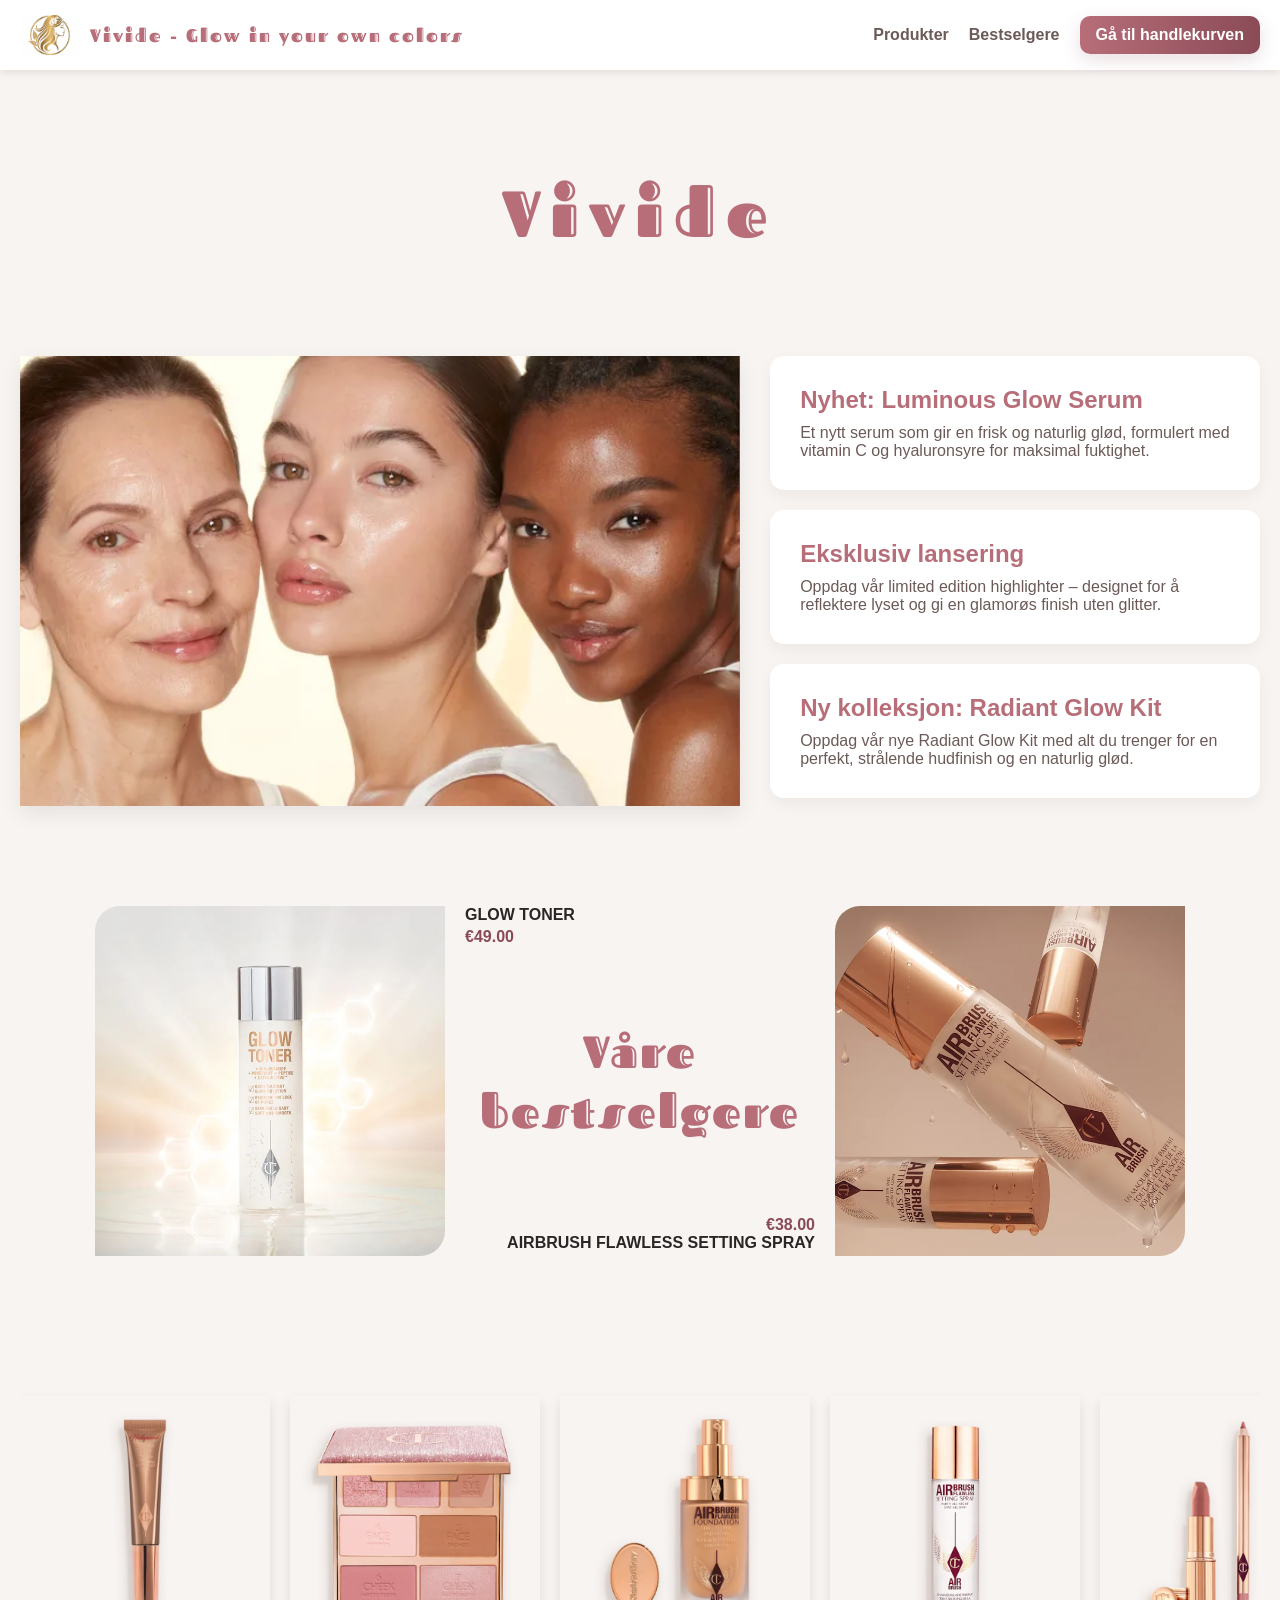
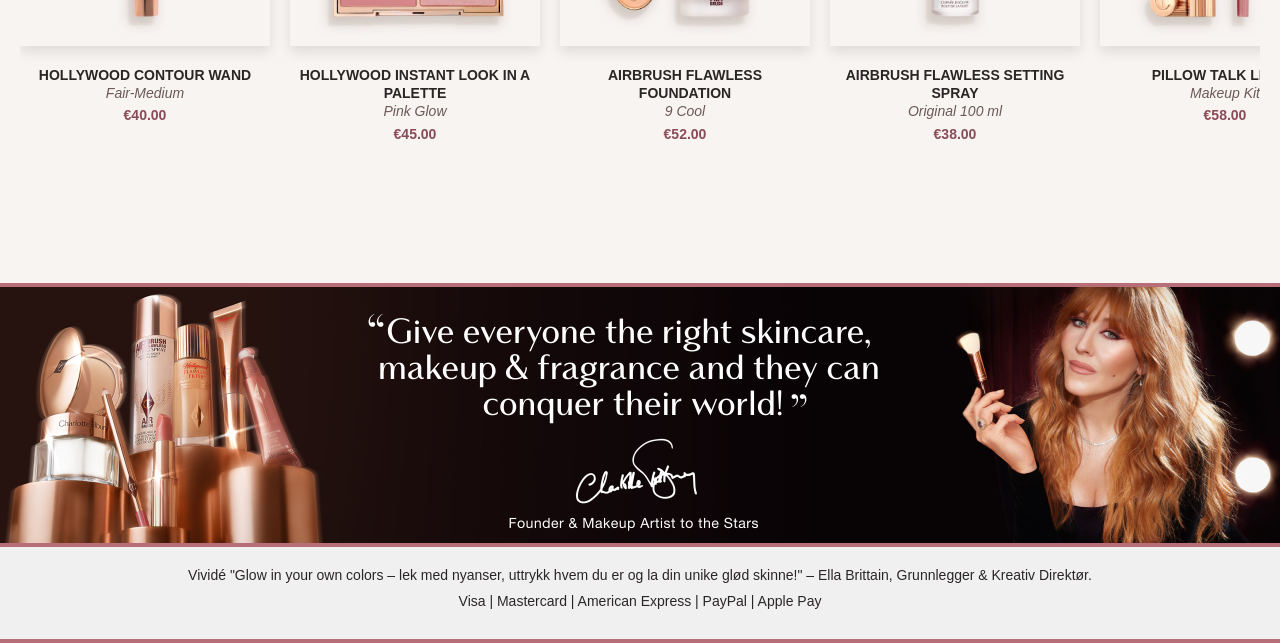
<file: index.html>
<!DOCTYPE html>
<html lang="en">

<head>
    <meta charset="UTF-8">
    <meta name="viewport" content="width=device-width, initial-scale=1.0">
    <title>Vividé.com</title>

    <link rel="stylesheet" href="generel.css">
    <link rel="stylesheet" href="index.css">
        <link rel="stylesheet" href="https://cdnjs.cloudflare.com/ajax/libs/font-awesome/6.5.0/css/all.min.css">


    <style>
        @import url('https://fonts.googleapis.com/css2?family=Fascinate+Inline&family=Fraunces:ital,opsz,wght@0,9..144,100..900;1,9..144,100..900&family=Montserrat:ital@0;1&display=swap');
    </style>

</head>


<body>
    <header>
        <div class="left">
            <a href="index.html"><img class="logo" src="bilder/logo.avif" alt="logo"></a>
            <div class="brand">Vivide - Glow in your own colors</div>
        </div>
        <nav>
            <div class="lenker">
                <a href="#produkter">Produkter</a>
                <a href="#bestselgere">Bestselgere</a>
            </div>
            <a id="handlekurv" href="handlekurv.html">
                <span class="handlekurv-tekst">Gå til handlekurven</span>
                <i id="noshow" class="fa-solid fa-cart-shopping handlekurv-ikon"></i>
            </a>
        </nav>
    </header>

    <main>
        <section class="intro">
            <h1>Vivide</h1>
        </section>

        <section class="nyheter">
            <img src="bilder/hudpleiemodeller.png" alt="hudpleiemodeller">
            <div class="tekstcontainer">
                <div class="tekst">
                    <h2>Nyhet: Luminous Glow Serum</h2>
                    <p>Et nytt serum som gir en frisk og naturlig glød, formulert med vitamin C og hyaluronsyre for
                        maksimal fuktighet.</p>
                </div>
                <div class="tekst">
                    <h2>Eksklusiv lansering</h2>
                    <p>Oppdag vår limited edition highlighter – designet for å reflektere lyset og gi en glamorøs finish
                        uten glitter.</p>
                </div>
                <div class="tekst">
                    <h2>Ny kolleksjon: Radiant Glow Kit</h2>
                    <p>Oppdag vår nye Radiant Glow Kit med alt du trenger for en perfekt, strålende hudfinish og en
                        naturlig glød.</p>
                </div>
            </div>
        </section>

        <section id="bestselgere">
            <div class="bestselger-item">
                <img src="bilder/GlowToner.png" alt="">
                <div class="bestselger-handle">
                    <button class="handlekurv-knapp" data-navn="GLOW TONER" data-volume="Original 150 ml"
                        data-pris="€49.00" data-bilde="bilder/GlowToner.png">
                        Legg til i handlekurven
                    </button>
                </div>
            </div>
            <div class="bestselger-item">
                <div class="title">GLOW TONER</div>
                <div class="price">€49.00</div>
                <h2>Våre bestselgere</h2>
                <div class="price hoyre">€38.00</div>
                <div class="title hoyre">AIRBRUSH FLAWLESS SETTING SPRAY</div>
            </div>
            <div class="bestselger-item">
                <img src="bilder/setingspray.webp" alt="">
                <div class="bestselger-handle">
                    <button class="handlekurv-knapp" data-navn="AIRBRUSH FLAWLESS SETTING SPRAY"
                        data-volume="Original 100 ml" data-pris="€38.00" data-bilde="bilder/setingspray.webp">
                        Legg til i handlekurven
                    </button>
                </div>
            </div>
        </section>


        <section id="produkter" class="scrollbar">
            <div class="scroll-item">
                <a href=""><img src="bilder/countourwand.webp" alt=""></a>
                <div class="info">
                    <div class="title">HOLLYWOOD CONTOUR WAND</div>
                    <div class="volume">Fair-Medium</div>
                    <div class="price">€40.00</div>
                </div>
                <div class="item-handle">
                    <button class="handlekurv-knapp" data-navn="HOLLYWOOD CONTOUR WAND" data-volume="Fair-Medium"
                        data-pris="€40.00" data-bilde="bilder/countourwand.webp">
                        Legg til i handlekurven
                    </button>
                </div>
            </div>

            <div class="scroll-item">
                <a href="#lenke2"><img src="bilder/palette.webp" alt="produkt6"></a>
                <div class="info">
                    <div class="title">HOLLYWOOD INSTANT LOOK IN A PALETTE</div>
                    <div class="volume">Pink Glow</div>
                    <div class="price">€45.00</div>
                </div>
                <div class="item-handle">
                    <button class="handlekurv-knapp" data-navn="HOLLYWOOD INSTANT LOOK IN A PALETTE"
                        data-volume="Pink Glow" data-pris="€45.00" data-bilde="bilder/palette.webp">
                        Legg til i handlekurven
                    </button>
                </div>
            </div>

            <div class="scroll-item">
                <a href="#lenke3"><img src="bilder/FOUNDATION.webp" alt="produkt3"></a>
                <div class="info">
                    <div class="title">AIRBRUSH FLAWLESS FOUNDATION</div>
                    <div class="volume">9 Cool</div>
                    <div class="price">€52.00</div>
                </div>
                <div class="item-handle">
                    <button class="handlekurv-knapp" data-navn="AIRBRUSH FLAWLESS FOUNDATION" data-volume="9 Cool"
                        data-pris="€52.00" data-bilde="bilder/FOUNDATION.webp">
                        Legg til i handlekurven
                    </button>
                </div>
            </div>

            <div class="scroll-item">
                <a href="#lenke4"><img src="bilder/settingsprayy.webp" alt="produkt4"></a>
                <div class="info">
                    <div class="title">AIRBRUSH FLAWLESS SETTING SPRAY</div>
                    <div class="volume">Original 100 ml</div>
                    <div class="price">€38.00</div>
                </div>
                <div class="item-handle">
                    <button class="handlekurv-knapp" data-navn="AIRBRUSH FLAWLESS SETTING SPRAY"
                        data-volume="Original 100 ml" data-pris="€38.00" data-bilde="bilder/settingsprayy.webp">
                        Legg til i handlekurven
                    </button>
                </div>
            </div>

            <div class="scroll-item">
                <a href="#lenke5"><img src="bilder/lipkip.webp" alt="produkt5"></a>
                <div class="info">
                    <div class="title">PILLOW TALK LIP KIT</div>
                    <div class="volume">Makeup Kit</div>
                    <div class="price">€58.00</div>
                </div>
                <div class="item-handle">
                    <button class="handlekurv-knapp" data-navn="PILLOW TALK LIP KIT" data-volume="Makeup Kit"
                        data-pris="€58.00" data-bilde="bilder/lipkip.webp">
                        Legg til i handlekurven
                    </button>
                </div>
            </div>

            <div class="scroll-item">
                <a href="#lenke6"><img src="bilder/FILMSTAR-BRONZE.webp" alt="produkt8"></a>
                <div class="info">
                    <div class="title">FILMSTAR BRONZE & GLOW</div>
                    <div class="volume">LIGHT TO MEDIUM</div>
                    <div class="price">€69.00</div>
                </div>
                <div class="item-handle">
                    <button class="handlekurv-knapp" data-navn="FILMSTAR BRONZE & GLOW" data-volume="LIGHT TO MEDIUM"
                        data-pris="€69.00" data-bilde="bilder/FILMSTAR-BRONZE.webp">
                        Legg til i handlekurven
                    </button>
                </div>
            </div>

            <div class="scroll-item">
                <a href="#lenke7"><img src="bilder/PLUMPGASM.webp" alt="produkt7"></a>
                <div class="info">
                    <div class="title">BIG LIP PLUMPGASM</div>
                    <div class="volume">Strawberry Chocolatte</div>
                    <div class="price">€37.00</div>
                </div>
                <div class="item-handle">
                    <button class="handlekurv-knapp" data-navn="BIG LIP PLUMPGASM" data-volume="Strawberry Chocolatte"
                        data-pris="€37.00" data-bilde="bilder/PLUMPGASM.webp">
                        Legg til i handlekurven
                    </button>
                </div>
            </div>

            <div class="scroll-item">
                <a href="#lenke8"><img src="bilder/CollagenOil-8ml-Packshot.webp" alt="produkt10"></a>
                <div class="info">
                    <div class="title">COLLAGEN SUPERFUSION FACIAL OIL</div>
                    <div class="volume">8 ml</div>
                    <div class="price">€33.00</div>
                </div>
                <div class="item-handle">
                    <button class="handlekurv-knapp" data-navn="COLLAGEN SUPERFUSION FACIAL OIL" data-volume="8 ml"
                        data-pris="€33.00" data-bilde="bilder/CollagenOil-8ml-Packshot.webp">
                        Legg til i handlekurven
                    </button>
                </div>
            </div>

            <div class="scroll-item">
                <a href="#lenke9"><img src="bilder/THE_FELINE_FLICK_KIT.webp" alt="produkt9"></a>
                <div class="info">
                    <div class="title">THE FELINE FLICK KIT</div>
                    <div class="volume">EYE KIT</div>
                    <div class="price">€56.00</div>
                </div>
                <div class="item-handle">
                    <button class="handlekurv-knapp" data-navn="THE FELINE FLICK KIT" data-volume="EYE KIT"
                        data-pris="€56.00" data-bilde="bilder/THE_FELINE_FLICK_KIT.webp">
                        Legg til i handlekurven
                    </button>
                </div>
            </div>

            <div class="scroll-item">
                <a href="#lenke10"><img src="bilder/GLOW_TONER_150ML.webp" alt="produkt1"></a>
                <div class="info">
                    <div class="title">GLOW TONER</div>
                    <div class="volume">Original 150 ml</div>
                    <div class="price">€49.00</div>
                </div>
                <div class="item-handle">
                    <button class="handlekurv-knapp" data-navn="GLOW TONER" data-volume="Original 150 ml"
                        data-pris="€49.00" data-bilde="bilder/GLOW_TONER_150ML.webp">
                        Legg til i handlekurven
                    </button>
                </div>
            </div>
        </section>
    </main>

    <footer>
        <div class="linje"></div>

        <div class="quote">
            <img src="bilder/quote-footer.png" alt="quote">
        </div>

        <div class="linje"></div>

        <div class="footer-bottom">
            <p>Vividé "Glow in your own colors –
                lek med nyanser, uttrykk hvem du er og la din unike glød skinne!" – Ella Brittain, Grunnlegger & Kreativ
                Direktør.</p>
            <p>Visa | Mastercard | American Express | PayPal | Apple Pay</p>
        </div>

        <div class="linje"></div>
    </footer>

    <script src="script.js"></script>
</body>

</html>
</file>
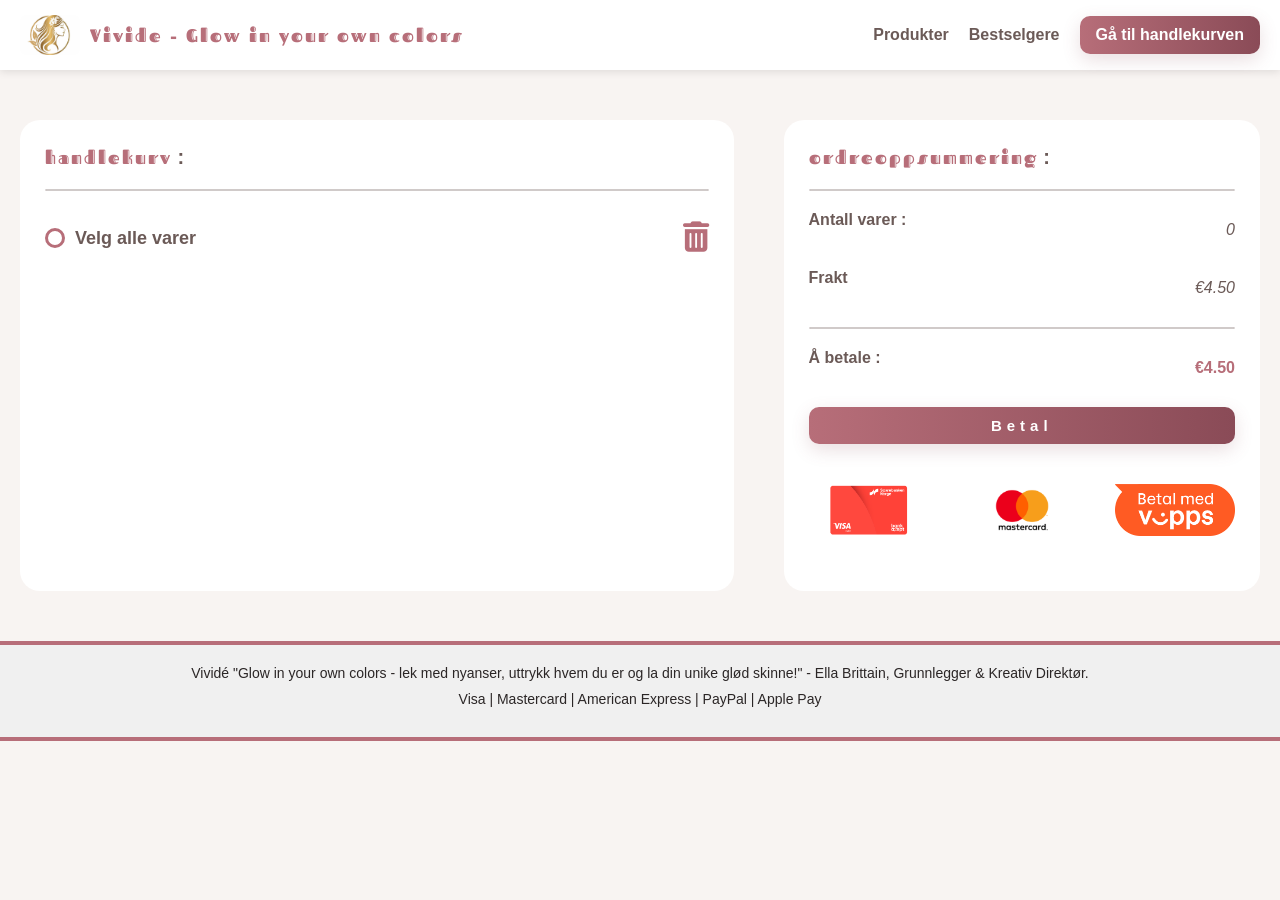
<file: handlekurv.html>
<!DOCTYPE html>
<html lang="en">

<head>
    <meta charset="UTF-8">
    <meta name="viewport" content="width=device-width, initial-scale=1.0">
    <title>Vividé.com</title>

    <link rel="stylesheet" href="generel.css">
    <link rel="stylesheet" href="handlekurv.css">
    <link rel="stylesheet" href="https://cdnjs.cloudflare.com/ajax/libs/font-awesome/6.5.0/css/all.min.css">

    <style>
        @import url('https://fonts.googleapis.com/css2?family=Fascinate+Inline&family=Fraunces:ital,opsz,wght@0,9..144,100..900;1,9..144,100..900&family=Montserrat:ital@0;1&display=swap');
    </style>

</head>


<body>
    <header>
        <div class="left">
            <a href="index.html"><img class="logo" src="bilder/logo.avif" alt="logo"></a>
            <div class="brand">Vivide - Glow in your own colors</div>
        </div>
        <nav>
            <div class="lenker">
                <a href="index.html#produkter">Produkter</a>
                <a href="index.html#bestselgere">Bestselgere</a>
            </div>
            <a id="handlekurv" href="handlekurv.html">
                <span class="handlekurv-tekst">Gå til handlekurven</span>
                <i id="noshow" class="fa-solid fa-cart-shopping handlekurv-ikon"></i>
            </a>
        </nav>
    </header>

    <main>
        <section class="checkout">
            <div class="ordre-oppsumering">
                <h2 class="varer"><span class="brand">handlekurv</span> <span id="antall"></span> : </h2>

                <div class="strek"></div>

                <div class="velg-alle">
                    <div id="alle-prikk" class="prikk"></div>
                    <h2>Velg alle varer</h2>
                    <button id="tom-knapp" class="handlekurv-knapp"><i class="fa-solid fa-trash-can"></i></button>
                </div>
            </div>


            <div class="ordre-betaling">
                <h2 class="varer"><span class="brand">ordreoppsummering</span> <span id="antall"></span> : </h2>

                <div class="strek"></div>

                <div class="flex">
                    <p class="style">Antall varer : </p>
                    <p id="totVarer" class="volume"></p>
                </div>

                <div class="flex">
                    <p class="style">Frakt</p>
                    <p class="volume">€4.50</p>
                </div>

                <div class="strek"></div>

                <div class="flex">
                    <p class="style">Å betale : </p>
                    <p id="aaBetale" class="price"></p>
                </div>

                <a href="takk.html"><button id="handlekurv-knapp">Betal</button></a>

                <div class="flex">
                    <img src="bilder/visa-bankkort.png" alt="">
                    <img src="bilder/mastercard.png" alt="">
                    <img src="bilder/vipps.png" alt="">
                </div>

            </div>
        </section>
    </main>

    <footer>
        <div class="linje"></div>

        <div class="footer-bottom">
            <p>Vividé "Glow in your own colors -
                lek med nyanser, uttrykk hvem du er og la din unike glød skinne!" - Ella Brittain, Grunnlegger & Kreativ
                Direktør.</p>
            <p>Visa | Mastercard | American Express | PayPal | Apple Pay</p>
        </div>

        <div class="linje"></div>
    </footer>

    <script src="script.js"></script>
</body>

</html>
</file>
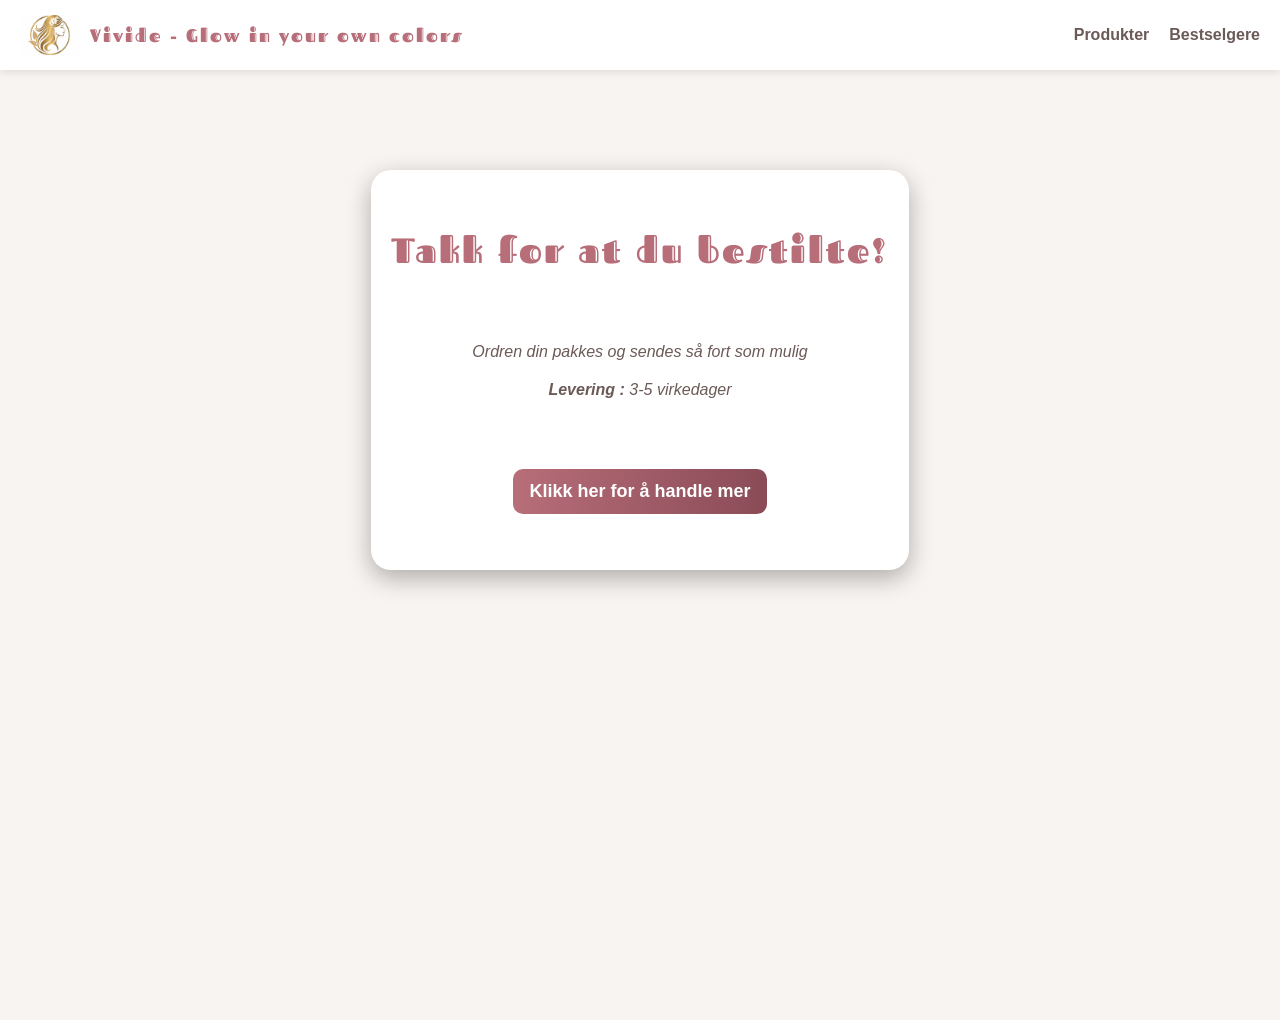
<file: takk.html>
<!DOCTYPE html>
<html lang="en">

<head>
    <meta charset="UTF-8">
    <meta name="viewport" content="width=device-width, initial-scale=1.0">
    <title>Vividé.com</title>

    <link rel="stylesheet" href="generel.css">
    <link rel="stylesheet" href="index.css">
    <link rel="stylesheet" href="takk.css">
    <link rel="stylesheet" href="https://cdnjs.cloudflare.com/ajax/libs/font-awesome/6.5.0/css/all.min.css">


    <style>
        @import url('https://fonts.googleapis.com/css2?family=Fascinate+Inline&family=Fraunces:ital,opsz,wght@0,9..144,100..900;1,9..144,100..900&family=Montserrat:ital@0;1&display=swap');
    </style>

</head>


<body>
    <header>
        <div class="left">
            <a href="index.html"><img class="logo" src="bilder/logo.avif" alt="logo"></a>
            <div class="brand">Vivide - Glow in your own colors</div>
        </div>
        <nav>
            <div class="lenker">
                <a href="index.html#produkter">Produkter</a>
                <a href="index.html#bestselgere">Bestselgere</a>
            </div>
        </nav>
    </header>

    <main>
        <div>
            <h2>Takk for at du bestilte!</h2>
            <p>Ordren din pakkes og sendes så fort som mulig</p>
            <p class="opp"><b>Levering : </b> 3-5 virkedager</p>
            <a href="index.html"><button class="handlekurv-knapp">Klikk her for å handle mer</button></a>
        </div>
    </main>
</body>

</html>
</file>
<file: generel.css>
/* Grunnleggende regler */
* {
    box-sizing: border-box;
    margin: 0;
    padding: 0;
}

body {
    font-family: Arial, sans-serif;
    background-color: #f8f4f2;
    color: #2b2626;
}

img {
    display: block;
    width: 100%;
}

/* Header */
header {
    position: fixed;
    top: 0;
    left: 0;
    width: 100%;
    display: flex;
    justify-content: space-between;
    align-items: center;
    padding: 15px 20px;
    background-color: #fff;
    box-shadow: 0 2px 8px rgba(0, 0, 0, 0.1);
    z-index: 10;
}

.left {
    display: flex;
    align-items: center;
    gap: 10px;
}

.logo {
    width: 60px;
    height: 40px;
    border-radius: 8px;
    object-fit: cover;
}

.brand {
    color: #b76e79;
    font-size: 18px;
    font-family: "Fascinate Inline", system-ui;
    font-weight: 400;
    font-style: normal;
    letter-spacing: 2px;
}

nav {
    display: flex;
    gap: 20px;
    align-items: center;
    flex-wrap: wrap;
}

.lenker {
    display: flex;
    gap: 20px;
    align-items: center;

}

nav a,
.varer,
.vare-info h4 {
    color: #6b5a57;
    text-decoration: none;
    font-weight: 600;
    transition: 0.3s;
}

nav a:hover {
    color: #b76e79;
    transform: scale(1.05);
}

#handlekurv {
    background: linear-gradient(90deg, #b76e79, #8a4b57);
    color: white;
    padding: 10px 16px;
    border-radius: 10px;
    text-decoration: none;
    font-weight: 700;
    box-shadow: 0 6px 18px rgba(139, 75, 87, 0.18);
    transition: 0.3s;
}

.stor{
    scale: 1.2;
}

#handlekurv:hover {
    transform: scale(1.08);
    color: #b76e79;
}

.handlekurv-ikon {
    display: none;
    font-size: 20px;
}

#noshow{
    display: none;
}

main {
    max-width: 1300px;
    margin: 120px auto 50px;
    padding: 0 20px;
    display: flex;
    flex-direction: column;
}



/* Footer */
footer {
    background-color: #fff;
    color: #2b2626;
    font-family: Arial, sans-serif;
}

footer h4 {
    margin-bottom: 8px;
    color: #8a4b57;
}

footer p {
    margin-bottom: 6px;
    font-size: 14px;
    color: #2b2626;
}

.footer-container {
    margin: 20px auto;
    padding: 30px;
    display: flex;
    flex-wrap: wrap;
    gap: 40px;
}

.footer-column {
    margin: auto;
    width: 300px;
    min-width: 200px;
}

.linje {
    width: 100%;
    border: #b76e79 2.5px solid;
}

.footer-bottom {
    text-align: center;
    font-size: 14px;
    color: #6b5a57;
    background-color: #f0f0f0;
    padding: 20px 30px;
}

.footer-bottom>p {
    margin-bottom: 10px;
}


@media (width < 950px) {
    .handlekurv-tekst {
        display: none;
    }
    #noshow {
        display: inline;
    }
}
</file>
<file: index.css>
/* Seksjon 1 - overskrift */
.intro {
    text-align: center;
    margin: 50px 0;
}

.intro h1 {
    font-size: 65px;
    color: #b76e79;
    font-family: "Fascinate Inline", system-ui;
    font-weight: 400;
    font-style: normal;
    letter-spacing: 10px;
}

#produkter,
#bestselgere {
    scroll-margin-top: 150px;
}



/* Seksjon 2 - Nyheter */
.nyheter {
    display: flex;
    gap: 30px;
    align-items: start;
    margin: 50px 0;
}

.nyheter img {
    max-width: 100%;
    height: 450px;
    object-fit: cover;
    box-shadow: 0 8px 20px rgba(0, 0, 0, 0.08);
}

.nyheter .tekstcontainer {
    display: flex;
    flex-direction: column;
    gap: 20px;
}

.nyheter .tekst {
    background: #fff;
    width: 100%;
    padding: 30px;
    border-radius: 14px;
    box-shadow: 0 6px 16px rgba(0, 0, 0, 0.05);
}

.nyheter h2 {
    color: #b76e79;
    margin-bottom: 10px;
}

.nyheter p {
    color: #6b5a57;
}



/* Seksjon 3 - Bestselgere */
#bestselgere {
    display: flex;
    flex-wrap: wrap;
    justify-content: center;
    gap: 20px;
    margin: 50px 0;
}

.bestselger-item h2 {
    text-align: center;
    font-size: 45px;
    color: #b76e79;
    font-family: "Fascinate Inline", system-ui;
    font-weight: 400;
    letter-spacing: 2px;
    margin: 75px 0;
}

.hoyre {
    text-align: end;
}

.bestselger-item {
    max-width: 350px;
    position: relative;
    overflow: hidden;
    cursor: pointer;
}

.bestselger-item>img {
    border-top-left-radius: 25px;
    border-bottom-right-radius: 25px;
    transition: filter 0.3s ease;
}

.bestselger-item:hover>img {
    filter: brightness(0.6);
}

.bestselger-handle,
.item-handle {
    position: absolute;
    top: 50%;
    left: 50%;
    transform: translate(-50%, -50%);
    opacity: 0;
    transition: 0.3s;
    white-space: nowrap;
}

.bestselger-item:hover .bestselger-handle,
.scroll-item:hover .item-handle {
    opacity: 1;
}

.handlekurv-knapp {
    background: linear-gradient(90deg, #b76e79, #8a4b57);
    color: white;
    padding: 12px 16px;
    border-radius: 10px;
    text-decoration: none;
    font-weight: 700;
    transition: 0.3s;
    cursor: pointer;
    border: none;
}

.handlekurv-knapp:hover {
    transform: scale(1.08);
    color: #b76e79;
}



/* Seksjon 4 - Scrollbar med produkter */
.scrollbar {
    display: flex;
    gap: 20px;
    overflow-x: auto;
    padding: 40px 0;
    margin: 50px 0;
}

.scrollbar::-webkit-scrollbar {
    height: 8px;
}

.scrollbar::-webkit-scrollbar-thumb {
    background-color: #b76e79;
    border-radius: 10px;
    cursor: pointer;
}

.scrollbar::-webkit-scrollbar-track {
    background-color: #ffffff;
    border-radius: 10px;
    cursor: pointer;
}

.scroll-item {
    flex: 0 0 auto;
    width: 250px;
    position: relative;
    text-align: center;
}

.scroll-item img {
    margin-bottom: 20px;
    width: 250px;
    height: 250px;
    object-fit: cover;
    box-shadow: 0 6px 12px rgba(0, 0, 0, 0.1);
    transition: 0.3s;
}

.scroll-item:hover img {
    filter: brightness(0.6);
}

.scroll-item .info {
    margin-top: 10px;
    color: #2b2626;
    font-size: 14px;
    line-height: 1.3;
}

.scroll-item .info .title,
.bestselger-item .title {
    font-weight: 700;
}

.scroll-item .info .volume {
    font-style: italic;
    color: #6b5a57;
}

.scroll-item .info .price,
.bestselger-item .price {
    font-weight: 600;
    margin-top: 4px;
    color: #8a4b57;
}



/* Footer - framside */
.quote {
    width: 100%;
}

.s1 {
    text-align: center;
}

.footer-socials {
    display: flex;
    flex-wrap: wrap;
    gap: 20px;
    justify-content: center;
    margin: 40px 0;
}



/* Media - mindre skjerm */

@media (max-width: 1100px) {
    .lenker {
        display: none;
    }

    #handlekurv {
        display: block;
    }

    .nyheter {
        flex-direction: column;
        max-width: 900px;
        margin: auto;
    }

    .nyheter .tekstcontainer {
        flex-direction: row;
    }


}

@media (max-width: 768px) {
    .footer-container {
        flex-direction: column;
        gap: 20px;
    }

    .footer-column {
        min-width: 100%;
    }

    .nyheter .tekstcontainer {
        flex-wrap: wrap;
    }
}
</file>
<file: handlekurv.css>
#noshow {
    display: none;
}

/* Seksjon 1 - ordre */

.checkout {
    display: flex;
    justify-content: center;
    gap: 50px;
}

.strek {
    width: 100%;
    border: 0.8px solid #6b5a5751;
    border-radius: 10px;
    margin: 20px 0;
}

main h2 {
    font-size: 20px;
}

.ordre-oppsumering,
.ordre-betaling {
    background-color: white;
    padding: 25px;
    border-radius: 20px;
}

.ordre-oppsumering {
    width: 60%;
}

.velg-alle {
    display: flex;
    align-items: center;
    gap: 10px;
    margin: 30px 0;
}

.velg-alle h2 {
    font-size: 18px;
    color: #6b5a57;
}

.vare {
    display: flex;
    gap: 20px;
}

.prikk {
    width: 20px;
    height: 20px;
    flex-shrink: 0;
    background-color: white;
    border: solid 3.5px #b76e79;
    border-radius: 50%;
    transition: 0.2s;
    cursor: pointer;
}

.valgt {
    background-color: #b76e79;
}


.prikk:hover {
    background-color: #b76e79;
}

.vare img {
    width: 100px;
    background-color: #f8f4f2;
}

.vare-info {
    display: flex;
    flex-direction: column;
    gap: 10px;
}

.volume {
    font-style: italic;
    color: #6b5a57;
}

.price {
    color: #b76e79;
    font-weight: 600;
}

#tom-knapp {
    display: block;
    margin-left: auto;
    font-size: 30px;
    color: #b76e79;
    border: none;
    background-color: white;
    transition: 0.3s;
    cursor: pointer;
}

#tom-knapp:hover {
    color: #b76e79a9;
}



/* Seksjon 2 - Betaling */
.ordre-betaling {
    width: 40%;
    height: fit-content;
    position: sticky;
    top: 100px;
}

.style {
    color: #6b5a57;
    font-weight: 700;
    margin-bottom: 20px;
}

.flex {
    display: flex;
    margin-bottom: 20px;
    align-items: center;
    justify-content: space-between;
    flex-wrap: wrap;
}

.flex img {
    max-width: 120px;
}

.ordre-betaling button {
    border: none;
    width: 100%;
    margin-bottom: 30px;
    font-size: 15px;
    letter-spacing: 5px;
    cursor: pointer;
}

#handlekurv-knapp {
    background: linear-gradient(90deg, #b76e79, #8a4b57);
    color: white;
    padding: 10px 16px;
    border-radius: 10px;
    text-decoration: none;
    font-weight: 700;
    box-shadow: 0 6px 18px rgba(139, 75, 87, 0.18);
    transition: 0.3s;
}



@media(width < 950px) {
    .checkout {
        flex-direction: column;
    }

    .ordre-oppsumering,
    .ordre-betaling {
        width: 100%;
    }

    .flex img {
        width: 100px;
    }

    .handlekurv-tekst {
        display: none;
    }

    #noshow {
        display: inline;
    }

    .lenker {
        display: none;
    }
}
</file>
<file: takk.css>
body {
    height: 100vh;
}

main {
    display: flex;
    justify-content: center;
    align-items: center;
}

main div {
    margin-top: 50px;
    background-color: white;
    max-width: 550px;
    padding: 20px;
    height: 400px;
    border-radius: 20px;
    display: flex;
    gap: 70px;
    justify-content: center;
    align-items: center;
    flex-direction: column;
    box-shadow: 0 8px 24px rgba(0, 0, 0, 0.3);
}

h2 {
    color: #b76e79;
    font-size: 35px;
    font-family: "Fascinate Inline", system-ui;
    font-weight: 400;
    font-style: normal;
    letter-spacing: 2px;
}

p {
    font-style: italic;
    color: #6b5a57;
}

.opp {
    margin-top: -50px;
}

button {
    font-size: 18px;
}
</file>
